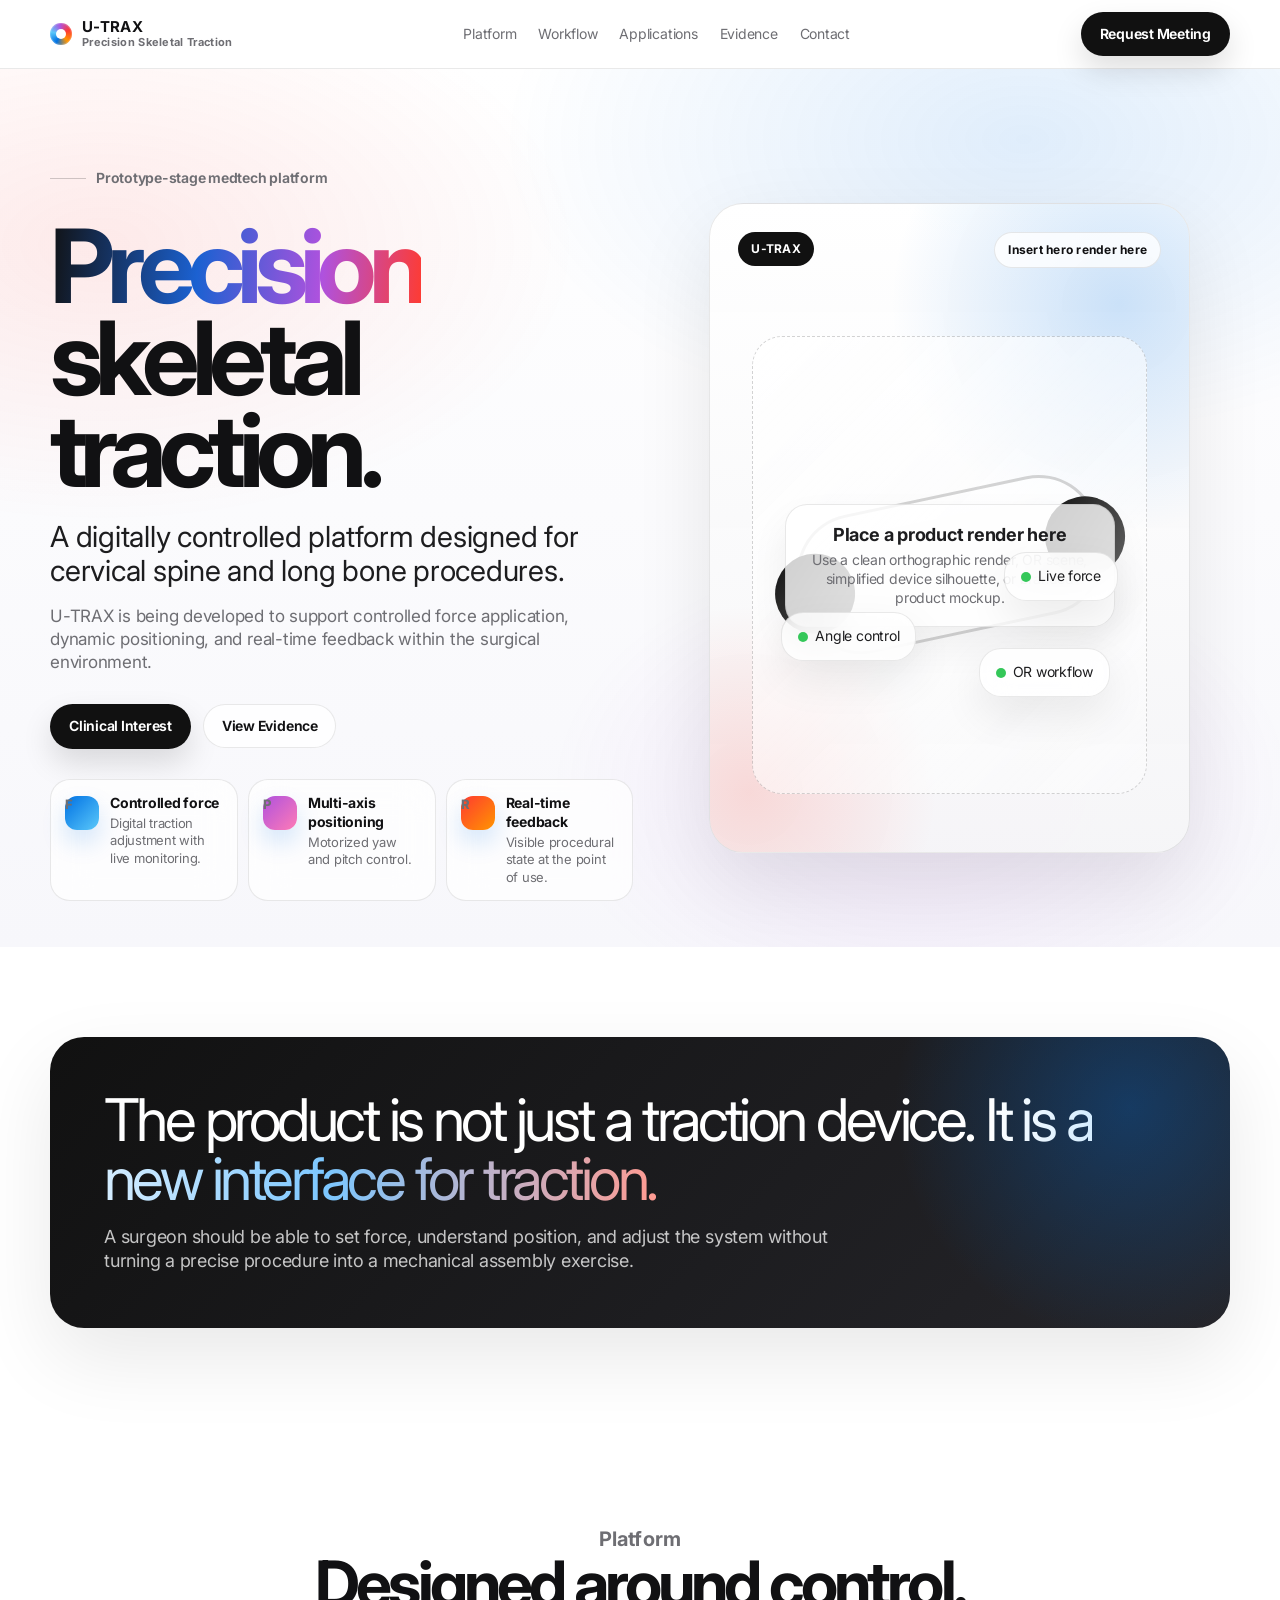
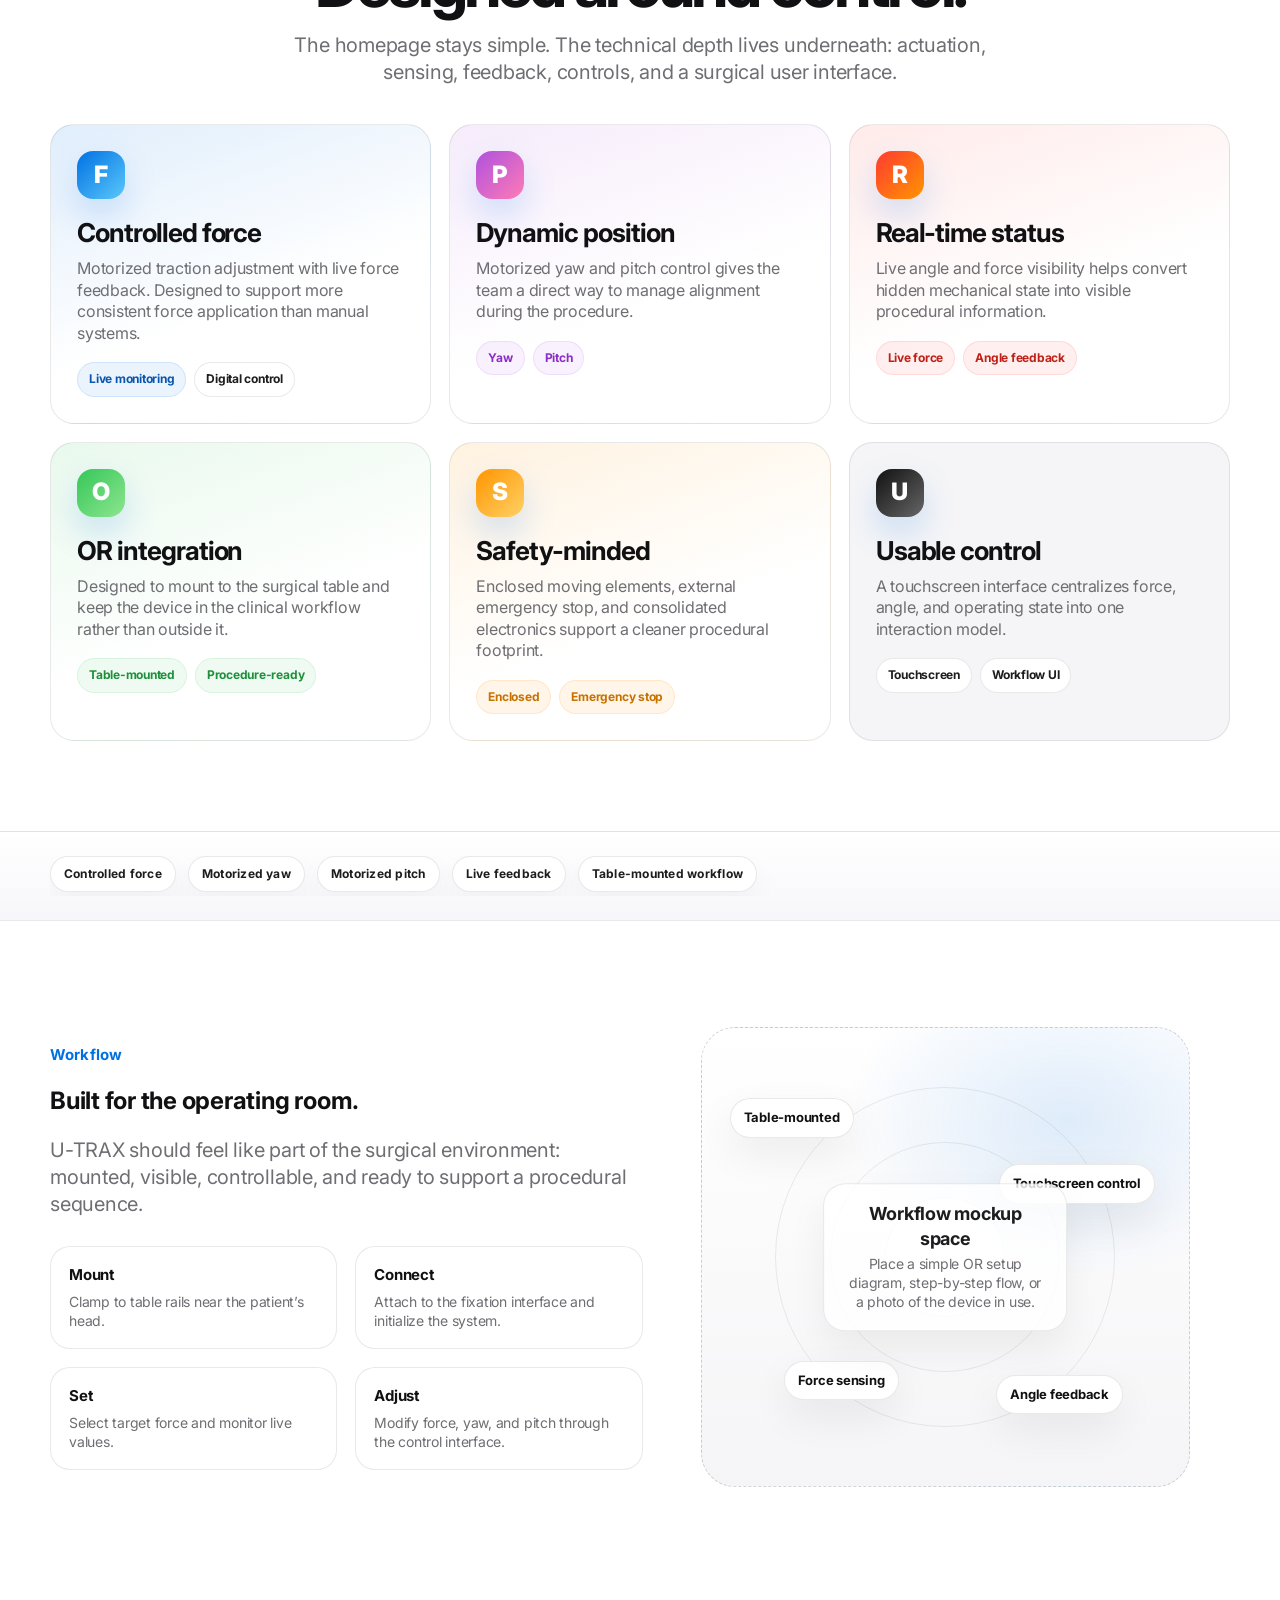
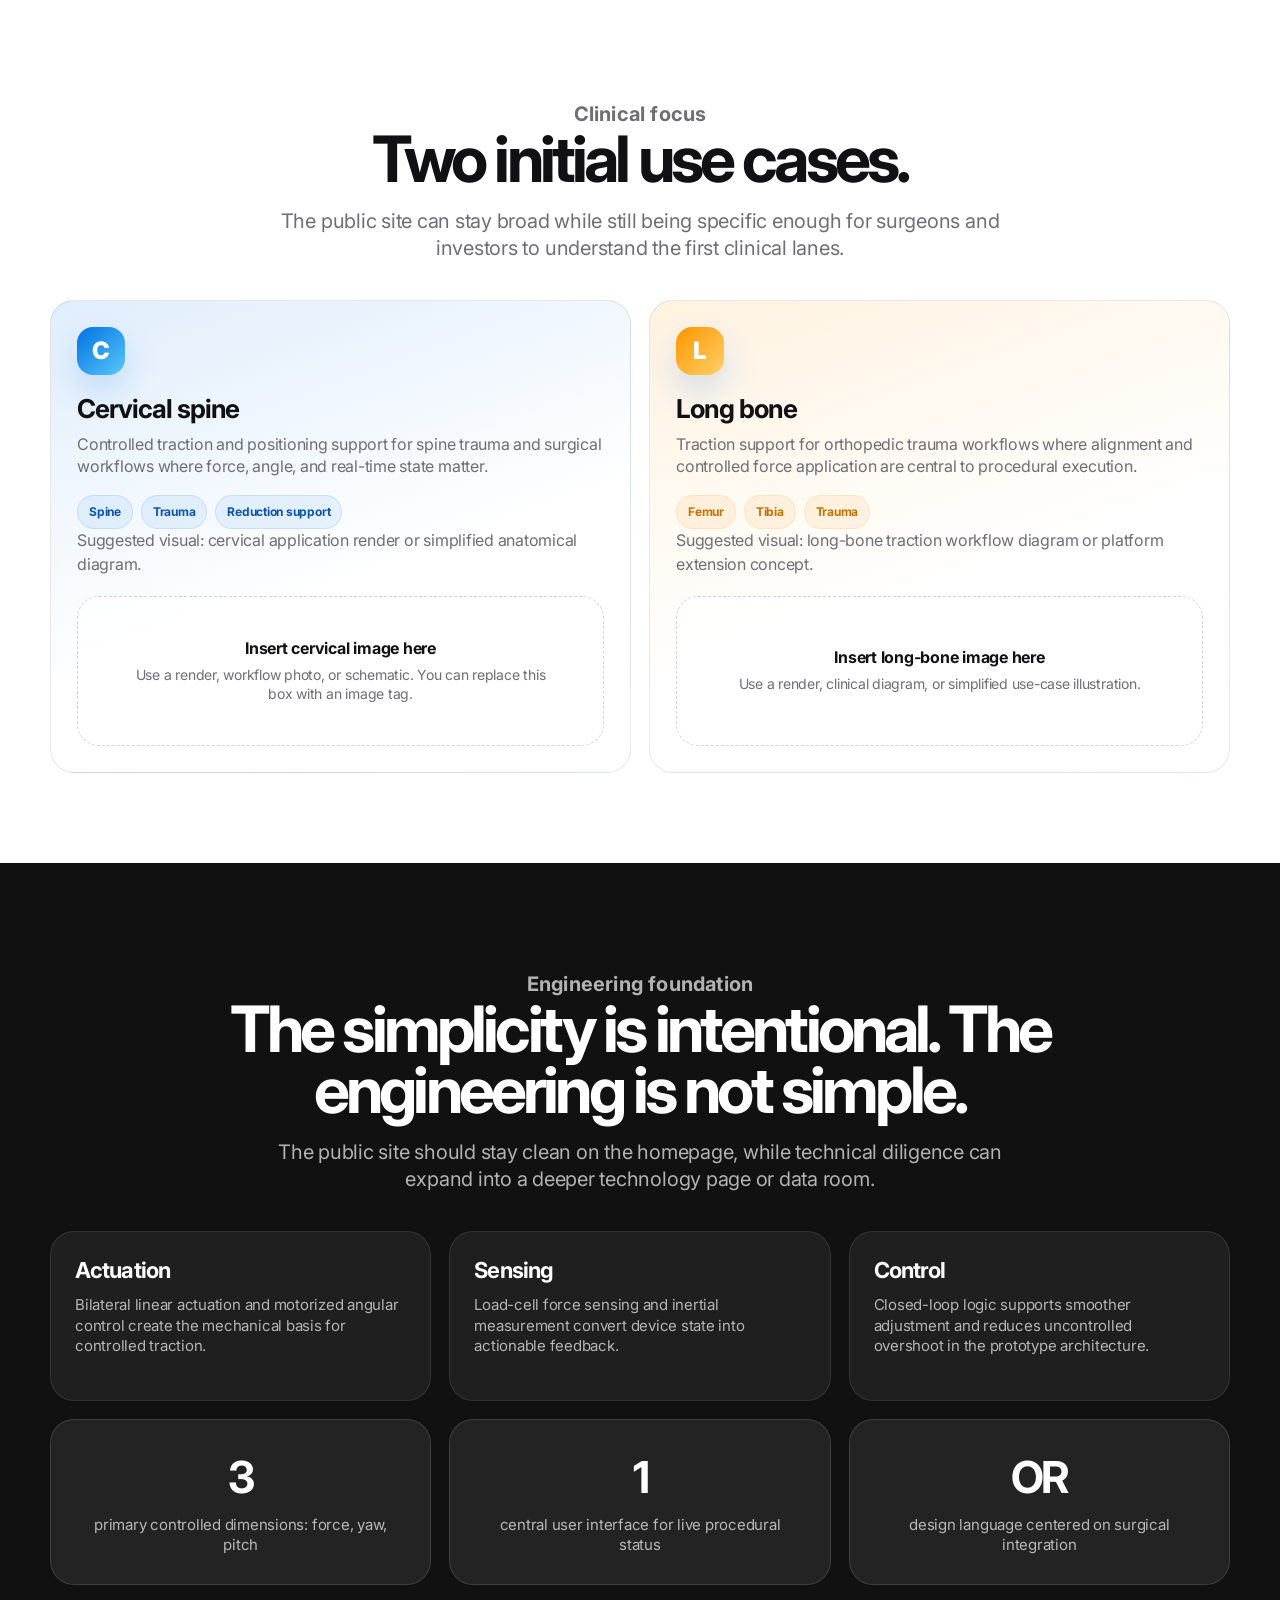
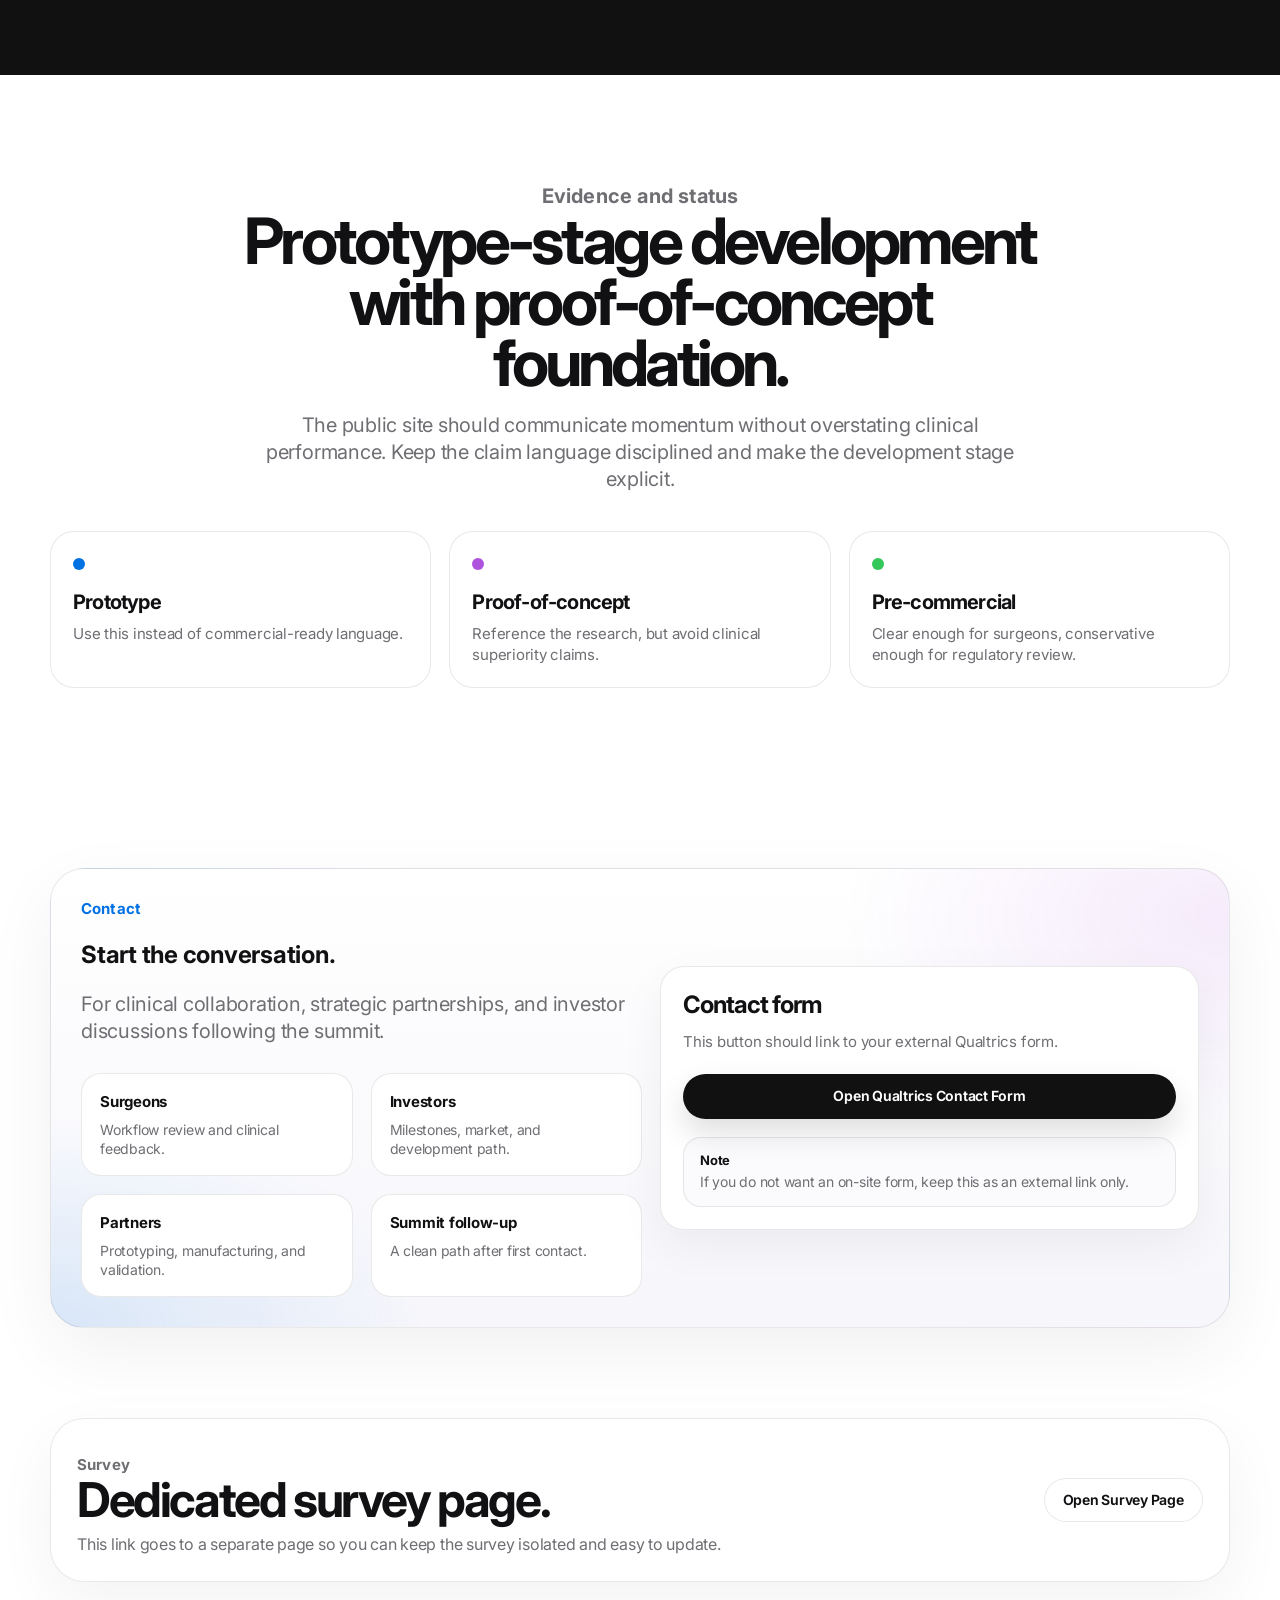
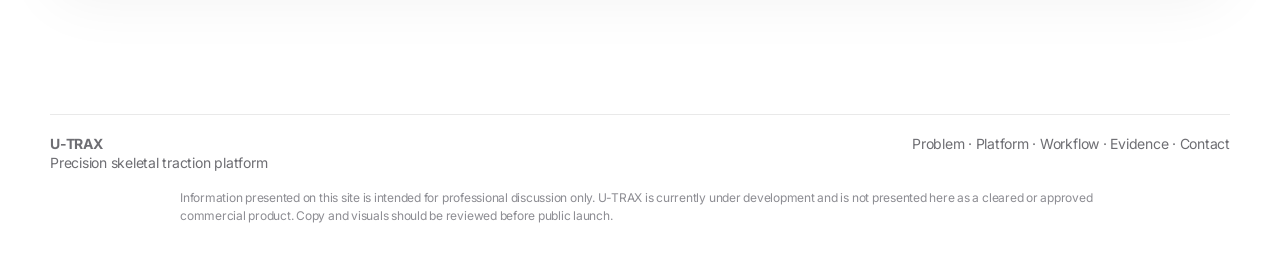
<file: index.html>
<!doctype html>
<html lang="en">
<head>
  <meta charset="utf-8" />
  <meta name="viewport" content="width=device-width, initial-scale=1" />

  <title>U-TRAX — Precision Skeletal Traction</title>
  <meta
    name="description"
    content="U-TRAX is a precision-controlled skeletal traction platform for cervical spine and long bone procedures."
  />

  <!--
    EDIT HERE:
    - Replace the title and description if the positioning changes.
    - Add a favicon here if you have one:
      <link rel="icon" href="assets/favicon.ico" />
    - Keep this file static for Cloudflare Pages.
  -->

  <link rel="preconnect" href="https://fonts.googleapis.com">
  <link rel="preconnect" href="https://fonts.gstatic.com" crossorigin>
  <link
    href="https://fonts.googleapis.com/css2?family=Inter:wght@400;500;600;700;800&display=swap"
    rel="stylesheet"
  />

  <link rel="stylesheet" href="style.css" />
</head>

<body>
  <!--
    TOP-LEVEL EDIT NOTES

    Replace content in these areas:
    1) Brand name / logo area in the header
    2) Hero copy
    3) Product render / hero mockup
    4) Feature cards and clinical claims
    5) Workflow diagram placeholder
    6) Application images
    7) Contact Qualtrics URL
    8) Survey page link in the bottom section

    Image placeholders are marked visibly in the page as dashed boxes.
    You can replace any placeholder box with an <img> tag like:
      <img src="assets/hero-render.png" alt="U-TRAX hero render" />
  -->

  <header class="site-header">
    <div class="wrap nav-row">
      <a class="brand" href="#top" aria-label="U-TRAX home">
        <!-- BRAND MARK / LOGO PLACEHOLDER
             Replace this span with an image if you have a logo file:
             <img src="assets/logo.svg" alt="U-TRAX logo" class="brand-logo" />
        -->
        <span class="brand-mark" aria-hidden="true"></span>
        <span class="brand-copy">
          <span class="brand-name">U-TRAX</span>
          <span class="brand-subtitle">Precision Skeletal Traction</span>
        </span>
      </a>

      <nav class="nav" aria-label="Primary">
        <a href="#platform">Platform</a>
        <a href="#workflow">Workflow</a>
        <a href="#applications">Applications</a>
        <a href="#evidence">Evidence</a>
        <a href="#contact">Contact</a>
      </nav>

      <a class="btn btn-dark" href="#contact">Request Meeting</a>
    </div>
  </header>

  <main id="top">
    <!-- HERO -->
    <section class="hero">
      <div class="wrap hero-grid">
        <div class="hero-copy">
          <p class="eyebrow">Prototype-stage medtech platform</p>

          <h1>
            <span>Precision</span>
            skeletal traction.
          </h1>

          <p class="lede">
            A digitally controlled platform designed for cervical spine and long bone procedures.
          </p>

          <p class="sublede">
            U-TRAX is being developed to support controlled force application, dynamic positioning,
            and real-time feedback within the surgical environment.
          </p>

          <div class="actions">
            <a class="btn btn-dark" href="#contact">Clinical Interest</a>
            <a class="btn btn-light" href="#evidence">View Evidence</a>
          </div>

          <div class="chip-row" aria-label="Key features">
            <article class="chip">
              <span class="chip-icon">F</span>
              <div>
                <strong>Controlled force</strong>
                <span>Digital traction adjustment with live monitoring.</span>
              </div>
            </article>

            <article class="chip">
              <span class="chip-icon chip-icon-purple">P</span>
              <div>
                <strong>Multi-axis positioning</strong>
                <span>Motorized yaw and pitch control.</span>
              </div>
            </article>

            <article class="chip">
              <span class="chip-icon chip-icon-red">R</span>
              <div>
                <strong>Real-time feedback</strong>
                <span>Visible procedural state at the point of use.</span>
              </div>
            </article>
          </div>
        </div>

        <figure class="hero-visual" aria-label="Hero visual placeholder">
          <div class="visual-top">
            <span class="badge badge-dark">U-TRAX</span>
            <span class="badge badge-light">Insert hero render here</span>
          </div>

          <!-- HERO IMAGE / MOCKUP PLACEHOLDER
               Replace this entire visual-stage block with an image if preferred.
               Example:
                 <img src="assets/hero-render.png" alt="U-TRAX product render" class="visual-image" />
          -->
          <div class="visual-stage">
            <div class="device-line" aria-hidden="true"></div>

            <div class="visual-card">
              <strong>Place a product render here</strong>
              <span>
                Use a clean orthographic render, OR scene, simplified device silhouette,
                or branded product mockup.
              </span>
            </div>

            <div class="float-note note-a">
              <span></span>Live force
            </div>
            <div class="float-note note-b">
              <span></span>Angle control
            </div>
            <div class="float-note note-c">
              <span></span>OR workflow
            </div>
          </div>
        </figure>
      </div>
    </section>

    <!-- STATEMENT -->
    <section class="section">
      <div class="wrap">
        <div class="statement">
          <p class="statement-quote">
            The product is not just a traction device.
            <span>It is a new interface for traction.</span>
          </p>
          <p class="statement-text">
            A surgeon should be able to set force, understand position, and adjust the system without
            turning a precise procedure into a mechanical assembly exercise.
          </p>
        </div>
      </div>
    </section>

    <!-- PLATFORM -->
    <section class="section" id="platform">
      <div class="wrap">
        <header class="section-head">
          <p class="section-kicker">Platform</p>
          <h2>Designed around control.</h2>
          <p>
            The homepage stays simple. The technical depth lives underneath: actuation, sensing,
            feedback, controls, and a surgical user interface.
          </p>
        </header>

        <div class="card-grid">
          <article class="card card-blue">
            <div class="card-icon">F</div>
            <h3>Controlled force</h3>
            <p>
              Motorized traction adjustment with live force feedback. Designed to support more
              consistent force application than manual systems.
            </p>
            <div class="pill-row">
              <span class="pill pill-blue">Live monitoring</span>
              <span class="pill">Digital control</span>
            </div>
          </article>

          <article class="card card-purple">
            <div class="card-icon card-icon-purple">P</div>
            <h3>Dynamic position</h3>
            <p>
              Motorized yaw and pitch control gives the team a direct way to manage alignment
              during the procedure.
            </p>
            <div class="pill-row">
              <span class="pill pill-purple">Yaw</span>
              <span class="pill pill-purple">Pitch</span>
            </div>
          </article>

          <article class="card card-red">
            <div class="card-icon card-icon-red">R</div>
            <h3>Real-time status</h3>
            <p>
              Live angle and force visibility helps convert hidden mechanical state into visible
              procedural information.
            </p>
            <div class="pill-row">
              <span class="pill pill-red">Live force</span>
              <span class="pill pill-red">Angle feedback</span>
            </div>
          </article>

          <article class="card card-green">
            <div class="card-icon card-icon-green">O</div>
            <h3>OR integration</h3>
            <p>
              Designed to mount to the surgical table and keep the device in the clinical workflow
              rather than outside it.
            </p>
            <div class="pill-row">
              <span class="pill pill-green">Table-mounted</span>
              <span class="pill pill-green">Procedure-ready</span>
            </div>
          </article>

          <article class="card card-orange">
            <div class="card-icon card-icon-orange">S</div>
            <h3>Safety-minded</h3>
            <p>
              Enclosed moving elements, external emergency stop, and consolidated electronics support
              a cleaner procedural footprint.
            </p>
            <div class="pill-row">
              <span class="pill pill-orange">Enclosed</span>
              <span class="pill pill-orange">Emergency stop</span>
            </div>
          </article>

          <article class="card">
            <div class="card-icon card-icon-neutral">U</div>
            <h3>Usable control</h3>
            <p>
              A touchscreen interface centralizes force, angle, and operating state into one
              interaction model.
            </p>
            <div class="pill-row">
              <span class="pill">Touchscreen</span>
              <span class="pill">Workflow UI</span>
            </div>
          </article>
        </div>
      </div>
    </section>

    <!-- BAND -->
    <section class="banner" aria-label="Feature highlights">
      <div class="wrap banner-row">
        <span class="badge badge-soft">Controlled force</span>
        <span class="badge badge-soft">Motorized yaw</span>
        <span class="badge badge-soft">Motorized pitch</span>
        <span class="badge badge-soft">Live feedback</span>
        <span class="badge badge-soft">Table-mounted workflow</span>
      </div>
    </section>

    <!-- WORKFLOW -->
    <section class="section" id="workflow">
      <div class="wrap split-grid">
        <div>
          <p class="section-kicker">Workflow</p>
          <h2>Built for the operating room.</h2>
          <p class="section-text">
            U-TRAX should feel like part of the surgical environment: mounted, visible, controllable,
            and ready to support a procedural sequence.
          </p>

          <div class="spec-grid">
            <article class="spec">
              <strong>Mount</strong>
              <span>Clamp to table rails near the patient’s head.</span>
            </article>
            <article class="spec">
              <strong>Connect</strong>
              <span>Attach to the fixation interface and initialize the system.</span>
            </article>
            <article class="spec">
              <strong>Set</strong>
              <span>Select target force and monitor live values.</span>
            </article>
            <article class="spec">
              <strong>Adjust</strong>
              <span>Modify force, yaw, and pitch through the control interface.</span>
            </article>
          </div>
        </div>

        <figure class="diagram" aria-label="Workflow diagram placeholder">
          <!-- WORKFLOW / DIAGRAM PLACEHOLDER
               Replace this with a workflow image or diagram if desired.
               Example:
                 <img src="assets/workflow-diagram.png" alt="U-TRAX workflow diagram" class="diagram-image" />
          -->
          <div class="halo halo-a" aria-hidden="true"></div>
          <div class="halo halo-b" aria-hidden="true"></div>
          <div class="halo halo-c" aria-hidden="true"></div>

          <div class="floating-label label-a">Table-mounted</div>
          <div class="floating-label label-b">Touchscreen control</div>
          <div class="floating-label label-c">Force sensing</div>
          <div class="floating-label label-d">Angle feedback</div>

          <div class="diagram-card">
            <strong>Workflow mockup space</strong>
            <span>
              Place a simple OR setup diagram, step-by-step flow, or a photo of the device in use.
            </span>
          </div>
        </figure>
      </div>
    </section>

    <!-- APPLICATIONS -->
    <section class="section" id="applications">
      <div class="wrap">
        <header class="section-head">
          <p class="section-kicker">Clinical focus</p>
          <h2>Two initial use cases.</h2>
          <p>
            The public site can stay broad while still being specific enough for surgeons and investors
            to understand the first clinical lanes.
          </p>
        </header>

        <div class="two-up">
          <article class="card card-tall card-blue">
            <div class="card-icon">C</div>
            <h3>Cervical spine</h3>
            <p>
              Controlled traction and positioning support for spine trauma and surgical workflows
              where force, angle, and real-time state matter.
            </p>
            <div class="pill-row">
              <span class="pill pill-blue">Spine</span>
              <span class="pill pill-blue">Trauma</span>
              <span class="pill pill-blue">Reduction support</span>
            </div>
            <p class="small-note">
              Suggested visual: cervical application render or simplified anatomical diagram.
            </p>

            <!-- APPLICATION IMAGE PLACEHOLDER -->
            <div class="media-slot">
              <strong>Insert cervical image here</strong>
              <span>
                Use a render, workflow photo, or schematic. You can replace this box with an image tag.
              </span>
            </div>
          </article>

          <article class="card card-tall card-orange">
            <div class="card-icon card-icon-orange">L</div>
            <h3>Long bone</h3>
            <p>
              Traction support for orthopedic trauma workflows where alignment and controlled force
              application are central to procedural execution.
            </p>
            <div class="pill-row">
              <span class="pill pill-orange">Femur</span>
              <span class="pill pill-orange">Tibia</span>
              <span class="pill pill-orange">Trauma</span>
            </div>
            <p class="small-note">
              Suggested visual: long-bone traction workflow diagram or platform extension concept.
            </p>

            <!-- APPLICATION IMAGE PLACEHOLDER -->
            <div class="media-slot">
              <strong>Insert long-bone image here</strong>
              <span>
                Use a render, clinical diagram, or simplified use-case illustration.
              </span>
            </div>
          </article>
        </div>
      </div>
    </section>

    <!-- EVIDENCE / ENGINEERING -->
    <section class="section section-dark" id="evidence">
      <div class="wrap">
        <header class="section-head section-head-dark">
          <p class="section-kicker section-kicker-light">Engineering foundation</p>
          <h2>The simplicity is intentional. The engineering is not simple.</h2>
          <p>
            The public site should stay clean on the homepage, while technical diligence can expand
            into a deeper technology page or data room.
          </p>
        </header>

        <div class="three-up">
          <article class="dark-card">
            <h3>Actuation</h3>
            <p>
              Bilateral linear actuation and motorized angular control create the mechanical basis
              for controlled traction.
            </p>
          </article>
          <article class="dark-card">
            <h3>Sensing</h3>
            <p>
              Load-cell force sensing and inertial measurement convert device state into actionable
              feedback.
            </p>
          </article>
          <article class="dark-card">
            <h3>Control</h3>
            <p>
              Closed-loop logic supports smoother adjustment and reduces uncontrolled overshoot in the
              prototype architecture.
            </p>
          </article>
        </div>

        <div class="stats-grid">
          <div class="stat">
            <strong>3</strong>
            <span>primary controlled dimensions: force, yaw, pitch</span>
          </div>
          <div class="stat">
            <strong>1</strong>
            <span>central user interface for live procedural status</span>
          </div>
          <div class="stat">
            <strong>OR</strong>
            <span>design language centered on surgical integration</span>
          </div>
        </div>
      </div>
    </section>

    <!-- DEVELOPMENT STATUS -->
    <section class="section">
      <div class="wrap">
        <header class="section-head">
          <p class="section-kicker">Evidence and status</p>
          <h2>Prototype-stage development with proof-of-concept foundation.</h2>
          <p>
            The public site should communicate momentum without overstating clinical performance.
            Keep the claim language disciplined and make the development stage explicit.
          </p>
        </header>

        <div class="status-grid">
          <article class="status-card">
            <span class="status-dot status-blue"></span>
            <h3>Prototype</h3>
            <p>Use this instead of commercial-ready language.</p>
          </article>

          <article class="status-card">
            <span class="status-dot status-purple"></span>
            <h3>Proof-of-concept</h3>
            <p>Reference the research, but avoid clinical superiority claims.</p>
          </article>

          <article class="status-card">
            <span class="status-dot status-green"></span>
            <h3>Pre-commercial</h3>
            <p>Clear enough for surgeons, conservative enough for regulatory review.</p>
          </article>
        </div>
      </div>
    </section>

    <!-- CONTACT / QUALTRICS -->
    <section class="section" id="contact">
      <div class="wrap contact">
        <div class="split-grid">
          <div>
            <p class="section-kicker">Contact</p>
            <h2>Start the conversation.</h2>
            <p class="section-text">
              For clinical collaboration, strategic partnerships, and investor discussions following the summit.
            </p>

            <div class="mini-grid">
              <article class="spec">
                <strong>Surgeons</strong>
                <span>Workflow review and clinical feedback.</span>
              </article>
              <article class="spec">
                <strong>Investors</strong>
                <span>Milestones, market, and development path.</span>
              </article>
              <article class="spec">
                <strong>Partners</strong>
                <span>Prototyping, manufacturing, and validation.</span>
              </article>
              <article class="spec">
                <strong>Summit follow-up</strong>
                <span>A clean path after first contact.</span>
              </article>
            </div>
          </div>

          <div class="form-card">
            <h3>Contact form</h3>
            <p>
              This button should link to your external Qualtrics form.
            </p>

            <!-- QUALTRICS CONTACT LINK
                 Replace the URL below with your real Qualtrics contact form URL.
                 Example:
                   https://yourorg.qualtrics.com/jfe/form/SV_XXXXXXXXXXXXXXX
            -->
            <a class="btn btn-dark btn-full" href="https://YOUR-QUALTRICS-CONTACT-LINK" target="_blank" rel="noreferrer">
              Open Qualtrics Contact Form
            </a>

            <div class="callout">
              <strong>Note</strong>
              <p>
                If you do not want an on-site form, keep this as an external link only.
              </p>
            </div>
          </div>
        </div>
      </div>
    </section>

    <!-- BOTTOM SURVEY / PAGE LINK -->
    <section class="section section-survey-cta">
      <div class="wrap">
        <div class="survey-cta">
          <div>
            <p class="section-kicker">Survey</p>
            <h2>Dedicated survey page.</h2>
            <p>
              This link goes to a separate page so you can keep the survey isolated and easy to update.
            </p>
          </div>

          <!-- SURVEY PAGE LINK -->
          <a class="btn btn-light" href="survey.html">
            Open Survey Page
          </a>
        </div>
      </div>
    </section>
  </main>

  <footer class="site-footer">
    <div class="wrap footer-row">
      <div>
        <strong>U-TRAX</strong><br />
        Precision skeletal traction platform
      </div>
      <div>Problem · Platform · Workflow · Evidence · Contact</div>
    </div>

    <div class="wrap footer-fineprint">
      Information presented on this site is intended for professional discussion only. U-TRAX is
      currently under development and is not presented here as a cleared or approved commercial
      product. Copy and visuals should be reviewed before public launch.
    </div>
  </footer>
</body>
</html>
</file>
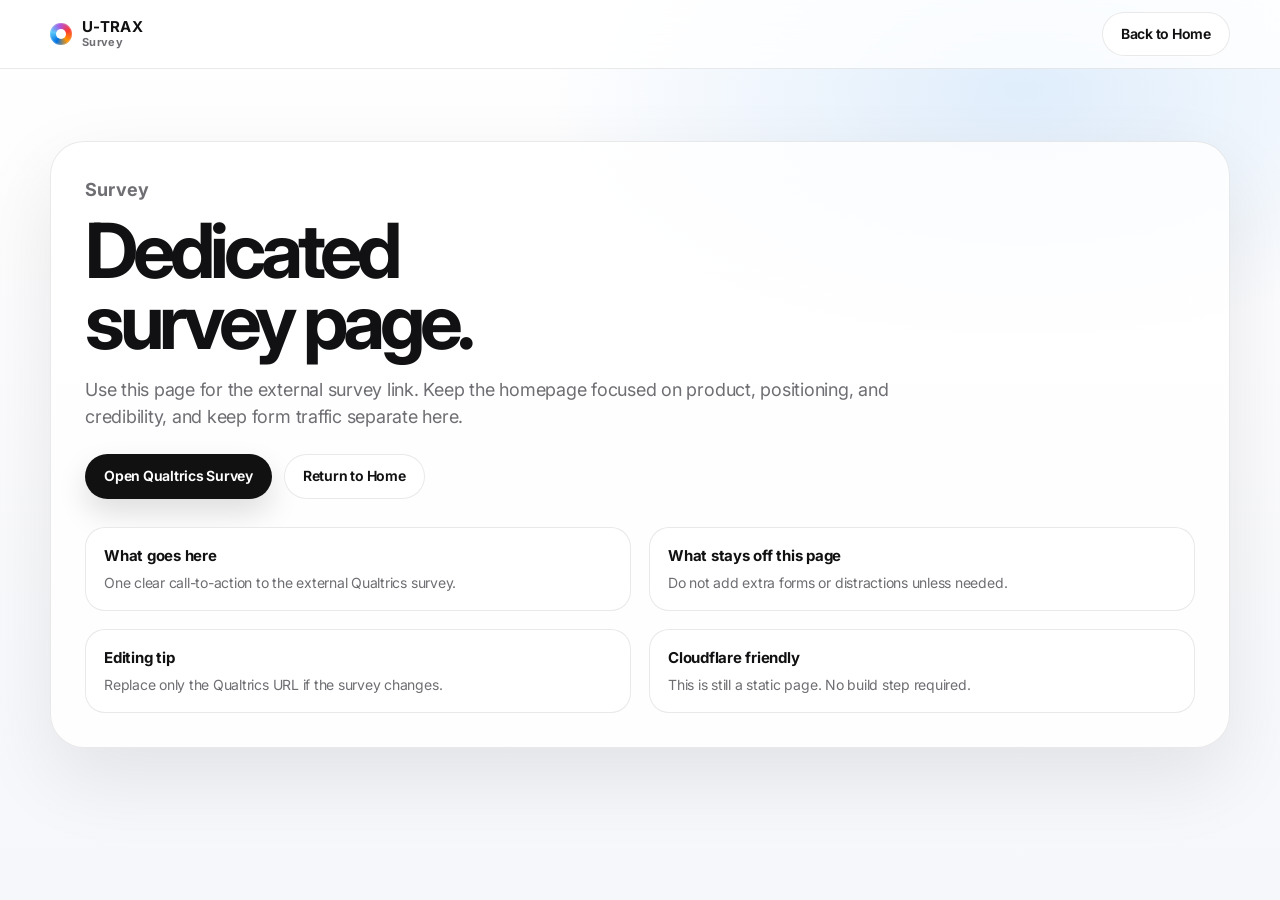
<file: survey.html>
<!doctype html>
<html lang="en">
<head>
  <meta charset="utf-8" />
  <meta name="viewport" content="width=device-width, initial-scale=1" />

  <title>U-TRAX Survey</title>
  <meta
    name="description"
    content="U-TRAX survey page with a dedicated external Qualtrics link."
  />

  <link rel="preconnect" href="https://fonts.googleapis.com">
  <link rel="preconnect" href="https://fonts.gstatic.com" crossorigin>
  <link
    href="https://fonts.googleapis.com/css2?family=Inter:wght@400;500;600;700;800&display=swap"
    rel="stylesheet"
  />

  <link rel="stylesheet" href="style.css" />
</head>

<body class="survey-page">
  <!--
    SURVEY PAGE

    Replace the Qualtrics URL below with the real survey link.
    This page is intentionally separate so you can keep the survey isolated,
    clean, and easy to update without changing the homepage.
  -->

  <header class="site-header">
    <div class="wrap nav-row">
      <a class="brand" href="index.html" aria-label="Back to U-TRAX home">
        <span class="brand-mark" aria-hidden="true"></span>
        <span class="brand-copy">
          <span class="brand-name">U-TRAX</span>
          <span class="brand-subtitle">Survey</span>
        </span>
      </a>

      <a class="btn btn-light" href="index.html">Back to Home</a>
    </div>
  </header>

  <main class="page-shell">
    <div class="wrap">
      <section class="page-panel">
        <p class="section-kicker">Survey</p>
        <h1>Dedicated survey page.</h1>
        <p>
          Use this page for the external survey link. Keep the homepage focused on product,
          positioning, and credibility, and keep form traffic separate here.
        </p>

        <div class="page-links">
          <!-- SURVEY LINK -->
          <a class="btn btn-dark" href="https://YOUR-QUALTRICS-SURVEY-LINK" target="_blank" rel="noreferrer">
            Open Qualtrics Survey
          </a>

          <a class="btn btn-light" href="index.html">
            Return to Home
          </a>
        </div>

        <div class="mini-grid" style="margin-top:28px;">
          <article class="spec">
            <strong>What goes here</strong>
            <span>One clear call-to-action to the external Qualtrics survey.</span>
          </article>
          <article class="spec">
            <strong>What stays off this page</strong>
            <span>Do not add extra forms or distractions unless needed.</span>
          </article>
          <article class="spec">
            <strong>Editing tip</strong>
            <span>Replace only the Qualtrics URL if the survey changes.</span>
          </article>
          <article class="spec">
            <strong>Cloudflare friendly</strong>
            <span>This is still a static page. No build step required.</span>
          </article>
        </div>
      </section>
    </div>
  </main>
</body>
</html>
</file>
<file: style.css>
/*
  U-TRAX STYLE GUIDE

  EDIT THIS FIRST WHEN YOU WANT TO CHANGE THE LOOK:
  - Colors
  - Spacing
  - Max width
  - Corner radius
  - Font choice

  This stylesheet is designed to stay easy to maintain.
*/

:root{
  /* Core palette */
  --ink:#111113;
  --muted:#6e6e73;
  --soft:#f5f5f7;
  --soft-2:#fbfbfd;
  --line:rgba(17,17,19,.09);

  /* Accent colors */
  --blue:#0071e3;
  --cyan:#5ac8fa;
  --red:#ff3b30;
  --orange:#ff9500;
  --purple:#af52de;
  --green:#34c759;

  /* Soft backgrounds for cards */
  --blueSoft:rgba(0,113,227,.12);
  --redSoft:rgba(255,59,48,.10);
  --purpleSoft:rgba(175,82,222,.11);
  --greenSoft:rgba(52,199,89,.11);
  --orangeSoft:rgba(255,149,0,.12);

  /* Layout */
  --max:1180px;
  --radius:34px;
  --r2:24px;
  --shadow:0 30px 80px rgba(0,0,0,.09);

  /* Responsive controls */
  --page-pad:22px;
  --section-pad:90px;

  /* Typography */
  --font-main:"Inter",-apple-system,BlinkMacSystemFont,"SF Pro Display","Segoe UI",Roboto,Helvetica,Arial,sans-serif;
}

*{ box-sizing:border-box; }

html{
  scroll-behavior:smooth;
}

body{
  margin:0;
  font-family:var(--font-main);
  color:var(--ink);
  background:#fff;
  letter-spacing:-.015em;
  -webkit-font-smoothing:antialiased;
  line-height:1.35;
}

a{
  color:inherit;
  text-decoration:none;
}

img{
  max-width:100%;
  display:block;
}

/* Use this if you add images later */
.media-slot img,
.visual-image,
.diagram-image{
  width:100%;
  height:100%;
  object-fit:cover;
  border-radius:inherit;
  display:block;
}

button,
input,
textarea{
  font:inherit;
}

.wrap{
  width:min(calc(100% - var(--page-pad) * 2), var(--max));
  margin:0 auto;
}

/* HEADER */

.site-header{
  position:sticky;
  top:0;
  z-index:50;
  background:rgba(255,255,255,.76);
  backdrop-filter:blur(22px);
  border-bottom:1px solid var(--line);
}

.nav-row{
  min-height:68px;
  display:flex;
  align-items:center;
  justify-content:space-between;
  gap:18px;
  padding:10px 0;
}

.brand{
  display:inline-flex;
  align-items:center;
  gap:10px;
  font-weight:700;
  letter-spacing:.02em;
  white-space:nowrap;
}

.brand-mark{
  width:22px;
  height:22px;
  border-radius:50%;
  background:conic-gradient(from 210deg,var(--blue),var(--cyan),var(--purple),var(--red),var(--orange),var(--blue));
  position:relative;
  box-shadow:inset 0 0 0 1px rgba(255,255,255,.18);
  flex:0 0 auto;
}

.brand-mark::after{
  content:"";
  position:absolute;
  inset:6px;
  border-radius:50%;
  background:#fff;
}

.brand-copy{
  display:flex;
  flex-direction:column;
  line-height:1.05;
}

.brand-name{
  font-size:15px;
}

.brand-subtitle{
  font-size:11px;
  color:var(--muted);
  margin-top:2px;
}

.nav{
  display:flex;
  gap:22px;
  align-items:center;
  justify-content:flex-end;
  flex-wrap:wrap;
  color:var(--muted);
  font-size:14px;
}

.nav a:hover{
  color:var(--ink);
}

/* BUTTONS */

.btn{
  display:inline-flex;
  align-items:center;
  justify-content:center;
  gap:8px;
  padding:12px 18px;
  border-radius:999px;
  border:1px solid transparent;
  font-size:14px;
  font-weight:650;
  white-space:nowrap;
  transition:transform .2s ease, background-color .2s ease, border-color .2s ease, box-shadow .2s ease;
}

.btn:hover{
  transform:translateY(-1px);
}

.btn-dark{
  background:#111;
  color:#fff;
  box-shadow:0 14px 30px rgba(0,0,0,.13);
}

.btn-light{
  background:rgba(255,255,255,.82);
  border-color:var(--line);
  backdrop-filter:blur(16px);
  color:var(--ink);
}

.btn-full{
  width:100%;
  margin-top:4px;
}

/* HERO */

.hero{
  position:relative;
  overflow:hidden;
  background:
    radial-gradient(900px 520px at 80% 8%, var(--blueSoft), transparent 58%),
    radial-gradient(820px 480px at 8% 20%, var(--redSoft), transparent 58%),
    radial-gradient(640px 420px at 72% 82%, var(--purpleSoft), transparent 58%),
    linear-gradient(180deg,#fff 0%,#f7f7fb 100%);
  padding:86px 0 46px;
}

.hero-grid{
  display:grid;
  grid-template-columns:minmax(0,1.02fr) minmax(0,.98fr);
  gap:36px;
  align-items:center;
  min-height:700px;
}

.hero-copy{
  min-width:0;
}

.eyebrow{
  display:inline-flex;
  align-items:center;
  gap:10px;
  color:var(--muted);
  font-weight:650;
  font-size:14px;
}

.eyebrow::before{
  content:"";
  width:36px;
  height:1px;
  background:rgba(17,17,19,.2);
}

h1{
  font-size:clamp(58px,8vw,110px);
  line-height:.9;
  letter-spacing:-.075em;
  margin:18px 0 0;
  max-width:9.5ch;
}

h1 span{
  background:linear-gradient(95deg,#111 0%,#1b61d1 40%,#af52de 73%,#ff3b30 100%);
  -webkit-background-clip:text;
  background-clip:text;
  color:transparent;
}

.lede{
  font-size:clamp(20px,2.3vw,29px);
  line-height:1.15;
  margin:24px 0 0;
  max-width:640px;
  color:#1d1d1f;
}

.sublede{
  font-size:17px;
  color:var(--muted);
  max-width:580px;
  margin:18px 0 0;
}

.actions{
  display:flex;
  gap:12px;
  margin-top:30px;
  flex-wrap:wrap;
}

/* CHIPS */

.chip-row{
  display:grid;
  grid-template-columns:repeat(3,minmax(0,1fr));
  gap:10px;
  margin-top:30px;
}

.chip{
  background:rgba(255,255,255,.72);
  border:1px solid var(--line);
  border-radius:20px;
  padding:14px;
  display:flex;
  gap:11px;
  align-items:flex-start;
  backdrop-filter:blur(18px);
  min-height:84px;
  min-width:0;
}

.chip strong{
  display:block;
  font-size:14px;
}

.chip span{
  display:block;
  color:var(--muted);
  font-size:13px;
  margin-top:2px;
}

.chip-icon{
  width:34px;
  height:34px;
  border-radius:12px;
  display:grid;
  place-items:center;
  font-weight:800;
  color:#fff;
  background:linear-gradient(135deg,var(--blue),var(--cyan));
  box-shadow:0 12px 24px rgba(0,113,227,.18);
  flex:0 0 auto;
  font-size:14px;
}

.chip-icon-purple{
  background:linear-gradient(135deg,var(--purple),#ff7ab6);
}

.chip-icon-red{
  background:linear-gradient(135deg,var(--red),var(--orange));
}

/* HERO VISUAL */

.hero-visual{
  min-height:650px;
  border-radius:var(--radius);
  background:linear-gradient(180deg,rgba(255,255,255,.96),rgba(245,245,247,.95));
  border:1px solid var(--line);
  box-shadow:var(--shadow);
  position:relative;
  overflow:hidden;
  padding:28px;
}

.hero-visual::before{
  content:"";
  position:absolute;
  width:520px;
  height:520px;
  border-radius:50%;
  right:-190px;
  top:-160px;
  background:radial-gradient(circle,rgba(0,113,227,.2),transparent 62%);
}

.hero-visual::after{
  content:"";
  position:absolute;
  width:440px;
  height:440px;
  border-radius:50%;
  left:-180px;
  bottom:-160px;
  background:radial-gradient(circle,rgba(255,59,48,.16),transparent 60%);
}

.visual-top{
  position:relative;
  z-index:1;
  display:flex;
  justify-content:space-between;
  align-items:flex-start;
  gap:12px;
}

.badge{
  display:inline-flex;
  align-items:center;
  justify-content:center;
  padding:9px 13px;
  border-radius:999px;
  font-size:12px;
  font-weight:700;
  letter-spacing:.02em;
}

.badge-dark{
  background:#111;
  color:#fff;
}

.badge-light{
  background:rgba(255,255,255,.8);
  color:var(--ink);
  border:1px solid var(--line);
}

.badge-soft{
  background:#fff;
  color:#1d1d1f;
  border:1px solid var(--line);
  box-shadow:0 12px 30px rgba(0,0,0,.04);
}

.visual-stage{
  position:absolute;
  left:42px;
  right:42px;
  top:132px;
  bottom:58px;
  border-radius:30px;
  background:linear-gradient(135deg,rgba(255,255,255,.75),rgba(255,255,255,.38));
  border:1px dashed rgba(17,17,19,.18);
  display:grid;
  place-items:center;
  text-align:center;
  color:var(--muted);
  z-index:1;
  overflow:hidden;
  padding:22px;
}

.device-line{
  position:absolute;
  width:78%;
  height:31%;
  border:3px solid rgba(17,17,19,.18);
  border-radius:60px;
  transform:rotate(-12deg);
  background:rgba(255,255,255,.38);
  box-shadow:inset 0 0 0 20px rgba(255,255,255,.13);
}

.device-line::before,
.device-line::after{
  content:"";
  position:absolute;
  top:50%;
  width:80px;
  height:80px;
  border-radius:50%;
  background:linear-gradient(135deg,#111,#666);
  transform:translateY(-50%);
}

.device-line::before{ left:-28px; }
.device-line::after{ right:-28px; }

.visual-card{
  position:relative;
  z-index:2;
  background:rgba(255,255,255,.8);
  border:1px solid var(--line);
  border-radius:22px;
  padding:18px 22px;
  max-width:330px;
  box-shadow:0 18px 38px rgba(0,0,0,.06);
}

.visual-card strong{
  display:block;
  font-size:18px;
  color:#1d1d1f;
}

.visual-card span{
  display:block;
  font-size:14px;
  margin-top:4px;
}

.float-note{
  position:absolute;
  z-index:2;
  border-radius:22px;
  background:rgba(255,255,255,.82);
  border:1px solid var(--line);
  padding:14px 16px;
  box-shadow:0 18px 44px rgba(0,0,0,.08);
  backdrop-filter:blur(16px);
  font-size:14px;
  max-width:190px;
  color:#1d1d1f;
}

.float-note span{
  display:inline-block;
  width:10px;
  height:10px;
  border-radius:50%;
  margin-right:7px;
  background:var(--green);
  vertical-align:middle;
}

.note-a{ right:28px; top:215px; }
.note-b{ left:28px; bottom:132px; }
.note-c{ right:36px; bottom:96px; }

/* SECTIONS */

.section{
  padding:var(--section-pad) 0;
}

.section-head{
  text-align:center;
  max-width:840px;
  margin:0 auto 38px;
}

.section-head h2{
  font-size:clamp(40px,5vw,72px);
  line-height:.96;
  letter-spacing:-.06em;
  margin:0;
}

.section-head p{
  font-size:20px;
  color:var(--muted);
  margin:18px auto 0;
  max-width:760px;
}

.section-kicker{
  font-size:15px;
  font-weight:700;
  color:var(--blue);
  margin:0 0 10px;
  letter-spacing:.01em;
}

.section-kicker-light{
  color:#7cc7ff;
}

/* STATEMENT */

.statement{
  border-radius:var(--radius);
  padding:54px;
  background:linear-gradient(135deg,#111,#25252a);
  color:#fff;
  box-shadow:var(--shadow);
  position:relative;
  overflow:hidden;
}

.statement::after{
  content:"";
  position:absolute;
  right:-160px;
  top:-190px;
  width:520px;
  height:520px;
  border-radius:50%;
  background:radial-gradient(circle,rgba(0,113,227,.32),transparent 64%);
}

.statement-quote{
  font-size:clamp(34px,4.6vw,62px);
  line-height:1;
  letter-spacing:-.06em;
  margin:0;
  position:relative;
  z-index:1;
}

.statement-quote span{
  background:linear-gradient(90deg,#fff,#7cc7ff,#ff9b92);
  -webkit-background-clip:text;
  background-clip:text;
  color:transparent;
}

.statement-text{
  margin:16px 0 0;
  position:relative;
  z-index:1;
  max-width:760px;
  color:rgba(255,255,255,.75);
  font-size:18px;
}

/* CARD LAYOUTS */

.card-grid,
.two-up,
.three-up,
.stats-grid,
.status-grid,
.spec-grid,
.mini-grid{
  display:grid;
  gap:18px;
}

.card-grid{ grid-template-columns:repeat(3,minmax(0,1fr)); }
.two-up{ grid-template-columns:repeat(2,minmax(0,1fr)); }
.three-up{ grid-template-columns:repeat(3,minmax(0,1fr)); }
.stats-grid{ grid-template-columns:repeat(3,minmax(0,1fr)); margin-top:18px; }
.status-grid{ grid-template-columns:repeat(3,minmax(0,1fr)); margin-top:18px; }
.spec-grid{ grid-template-columns:repeat(2,minmax(0,1fr)); margin-top:28px; }
.mini-grid{ grid-template-columns:repeat(2,minmax(0,1fr)); margin-top:28px; }

.card{
  border-radius:var(--r2);
  background:var(--soft);
  border:1px solid var(--line);
  padding:26px;
  min-height:220px;
  position:relative;
  overflow:hidden;
}

.card h3{
  font-size:26px;
  letter-spacing:-.04em;
  margin:16px 0 8px;
}

.card p{
  color:var(--muted);
  font-size:16px;
  margin:0;
}

.card-tall{
  min-height:340px;
}

.card-blue{ background:linear-gradient(160deg,var(--blueSoft),#fff 58%); }
.card-red{ background:linear-gradient(160deg,var(--redSoft),#fff 58%); }
.card-purple{ background:linear-gradient(160deg,var(--purpleSoft),#fff 58%); }
.card-green{ background:linear-gradient(160deg,var(--greenSoft),#fff 58%); }
.card-orange{ background:linear-gradient(160deg,var(--orangeSoft),#fff 58%); }

/* ICONS */

.card-icon{
  width:48px;
  height:48px;
  border-radius:16px;
  display:grid;
  place-items:center;
  font-size:24px;
  font-weight:850;
  color:#fff;
  background:linear-gradient(135deg,var(--blue),var(--cyan));
  box-shadow:0 16px 34px rgba(0,113,227,.18);
}

.card-icon-purple{ background:linear-gradient(135deg,var(--purple),#ff7ab6); }
.card-icon-red{ background:linear-gradient(135deg,var(--red),var(--orange)); }
.card-icon-green{ background:linear-gradient(135deg,var(--green),#8ee58f); }
.card-icon-orange{ background:linear-gradient(135deg,var(--orange),#ffd166); }
.card-icon-neutral{ background:linear-gradient(135deg,#111,#666); }

/* PILLS */

.pill-row{
  display:flex;
  gap:8px;
  flex-wrap:wrap;
  margin-top:18px;
}

.pill{
  display:inline-flex;
  align-items:center;
  padding:8px 11px;
  border-radius:999px;
  font-size:12px;
  font-weight:700;
  border:1px solid var(--line);
  background:#fff;
  color:#1d1d1f;
}

.pill-blue{
  background:rgba(0,113,227,.08);
  color:#0b56ad;
  border-color:rgba(0,113,227,.12);
}

.pill-red{
  background:rgba(255,59,48,.08);
  color:#bf2018;
  border-color:rgba(255,59,48,.12);
}

.pill-purple{
  background:rgba(175,82,222,.08);
  color:#8b2ec6;
  border-color:rgba(175,82,222,.12);
}

.pill-green{
  background:rgba(52,199,89,.08);
  color:#1e8f3b;
  border-color:rgba(52,199,89,.12);
}

.pill-orange{
  background:rgba(255,149,0,.09);
  color:#c77200;
  border-color:rgba(255,149,0,.14);
}

/* BANNER */

.banner{
  background:linear-gradient(180deg,#fff 0,#f7f7fb 100%);
  border-top:1px solid var(--line);
  border-bottom:1px solid var(--line);
  padding:24px 0;
}

.banner-row{
  display:flex;
  gap:12px;
  overflow:auto;
  scrollbar-width:none;
  -ms-overflow-style:none;
  padding-bottom:4px;
}

.banner-row::-webkit-scrollbar{
  display:none;
}

/* SPLIT CONTENT */

.split-grid{
  display:grid;
  grid-template-columns:minmax(0,1.02fr) minmax(0,.98fr);
  gap:18px;
  align-items:center;
}

.section-text{
  font-size:20px;
  color:var(--muted);
  margin:18px 0 0;
  max-width:760px;
}

.spec{
  background:#fff;
  border:1px solid var(--line);
  border-radius:20px;
  padding:18px 18px 17px;
}

.spec strong{
  display:block;
  font-size:15px;
  margin-bottom:8px;
}

.spec span{
  color:var(--muted);
  font-size:14px;
  display:block;
}

.diagram{
  min-height:460px;
  border-radius:var(--radius);
  background:
    radial-gradient(360px 260px at 75% 20%, var(--blueSoft), transparent 62%),
    linear-gradient(180deg,#fff,var(--soft));
  border:1px dashed rgba(17,17,19,.18);
  position:relative;
  overflow:hidden;
  padding:28px;
}

.halo{
  position:absolute;
  border-radius:50%;
  border:1px solid rgba(17,17,19,.08);
}

.halo-a{ width:340px; height:340px; left:50%; top:50%; transform:translate(-50%,-50%); }
.halo-b{ width:230px; height:230px; left:50%; top:50%; transform:translate(-50%,-50%); }
.halo-c{
  width:120px;
  height:120px;
  left:50%;
  top:50%;
  transform:translate(-50%,-50%);
  background:rgba(255,255,255,.65);
}

.floating-label{
  position:absolute;
  border-radius:999px;
  background:#fff;
  border:1px solid var(--line);
  box-shadow:0 16px 40px rgba(0,0,0,.07);
  padding:10px 13px;
  font-size:13px;
  font-weight:700;
}

.label-a{ left:28px; top:70px; }
.label-b{ right:34px; top:136px; }
.label-c{ left:82px; bottom:86px; }
.label-d{ right:66px; bottom:72px; }

.diagram-card{
  position:absolute;
  left:50%;
  top:50%;
  transform:translate(-50%,-50%);
  background:rgba(255,255,255,.82);
  border:1px solid var(--line);
  border-radius:22px;
  padding:18px 22px;
  max-width:330px;
  box-shadow:0 18px 38px rgba(0,0,0,.06);
  text-align:center;
}

.diagram-card strong{
  display:block;
  font-size:18px;
  color:#1d1d1f;
}

.diagram-card span{
  display:block;
  font-size:14px;
  margin-top:4px;
  color:var(--muted);
}

/* VISUAL PLACEHOLDERS */

.media-slot{
  margin-top:20px;
  border:1px dashed rgba(17,17,19,.18);
  border-radius:22px;
  min-height:150px;
  background:rgba(255,255,255,.7);
  display:flex;
  flex-direction:column;
  align-items:center;
  justify-content:center;
  text-align:center;
  padding:20px;
  color:var(--muted);
}

.media-slot strong{
  display:block;
  color:var(--ink);
  font-size:16px;
  margin-bottom:6px;
}

.media-slot span{
  font-size:14px;
  max-width:420px;
}

.small-note{
  margin-top:18px;
  color:var(--muted);
  font-size:15px;
  line-height:1.45;
}

/* DARK SECTION */

.section-dark{
  background:#111;
  color:#fff;
}

.section-dark .section-head p,
.section-dark .section-text{
  color:rgba(255,255,255,.68);
}

.section-dark .section-head h2{
  color:#fff;
}

.dark-card{
  background:rgba(255,255,255,.06);
  border:1px solid rgba(255,255,255,.1);
  border-radius:24px;
  padding:24px;
  min-height:170px;
}

.dark-card h3{
  margin:0 0 10px;
  font-size:22px;
  letter-spacing:-.04em;
}

.dark-card p{
  margin:0;
  color:rgba(255,255,255,.67);
  font-size:15px;
}

.stat{
  border-radius:24px;
  padding:28px;
  background:rgba(255,255,255,.08);
  border:1px solid rgba(255,255,255,.12);
  text-align:center;
}

.stat strong{
  display:block;
  font-size:44px;
  letter-spacing:-.06em;
  margin-bottom:8px;
}

.stat span{
  color:rgba(255,255,255,.68);
  font-size:15px;
  display:block;
}

/* CONTACT AREA */

.contact{
  border-radius:var(--radius);
  background:
    radial-gradient(700px 380px at 100% 10%, var(--purpleSoft), transparent 55%),
    radial-gradient(680px 380px at 0% 100%, var(--blueSoft), transparent 55%),
    linear-gradient(180deg,#fff,#f6f6fb);
  border:1px solid var(--line);
  padding:30px;
  box-shadow:0 24px 70px rgba(0,0,0,.06);
}

.form-card{
  background:#fff;
  border:1px solid var(--line);
  border-radius:24px;
  padding:22px;
  box-shadow:0 16px 46px rgba(0,0,0,.05);
}

.form-card h3{
  margin:0 0 10px;
  font-size:24px;
  letter-spacing:-.04em;
}

.form-card p{
  margin:0 0 18px;
  color:var(--muted);
  font-size:15px;
}

.callout{
  margin-top:18px;
  padding:14px 16px;
  border-radius:18px;
  background:var(--soft-2);
  border:1px solid var(--line);
}

.callout strong{
  display:block;
  margin-bottom:4px;
  font-size:13px;
}

.callout p{
  margin:0;
  font-size:14px;
  color:var(--muted);
}

.status-grid{
  display:grid;
  gap:18px;
  grid-template-columns:repeat(3,minmax(0,1fr));
  margin-top:18px;
}

.status-card{
  border-radius:24px;
  padding:22px;
  background:#fff;
  border:1px solid var(--line);
}

.status-card h3{
  margin:14px 0 8px;
  font-size:20px;
  letter-spacing:-.04em;
}

.status-card p{
  margin:0;
  color:var(--muted);
  font-size:15px;
}

.status-dot{
  display:inline-flex;
  width:12px;
  height:12px;
  border-radius:50%;
}

.status-blue{ background:var(--blue); }
.status-purple{ background:var(--purple); }
.status-green{ background:var(--green); }

.section-survey-cta{
  padding-top:0;
}

.survey-cta{
  border-radius:var(--radius);
  background:#fff;
  border:1px solid var(--line);
  padding:26px;
  box-shadow:0 20px 60px rgba(0,0,0,.05);
  display:flex;
  justify-content:space-between;
  gap:20px;
  align-items:center;
  flex-wrap:wrap;
}

.survey-cta h2{
  margin:0;
  font-size:clamp(28px,4vw,48px);
  letter-spacing:-.05em;
  line-height:1;
}

.survey-cta p{
  margin:10px 0 0;
  color:var(--muted);
  max-width:680px;
}

/* FOOTER */

.site-footer{
  padding:42px 0 34px;
  color:var(--muted);
  font-size:14px;
}

.footer-row{
  display:flex;
  justify-content:space-between;
  gap:20px;
  align-items:flex-start;
  padding-top:20px;
  border-top:1px solid var(--line);
  flex-wrap:wrap;
}

.footer-fineprint{
  margin-top:16px;
  font-size:12px;
  line-height:1.5;
  max-width:920px;
  color:#8d8d93;
}

/* SURVEY PAGE */
.survey-page{
  min-height:100vh;
  background:
    radial-gradient(800px 420px at 80% 10%, var(--blueSoft), transparent 60%),
    linear-gradient(180deg,#fff 0,#f6f7fb 100%);
}

.page-shell{
  padding:72px 0 88px;
}

.page-panel{
  background:rgba(255,255,255,.8);
  border:1px solid var(--line);
  box-shadow:var(--shadow);
  border-radius:var(--radius);
  padding:34px;
}

.page-panel h1{
  font-size:clamp(42px,6vw,76px);
  line-height:.94;
  letter-spacing:-.07em;
  margin:12px 0 14px;
}

.page-panel p{
  font-size:18px;
  line-height:1.5;
  color:var(--muted);
  max-width:820px;
}

.page-links{
  display:flex;
  flex-wrap:wrap;
  gap:12px;
  margin-top:24px;
}

/* RESPONSIVE */

@media (max-width: 1080px){
  .hero-grid,
  .split-grid,
  .card-grid,
  .two-up,
  .three-up,
  .stats-grid,
  .status-grid{
    grid-template-columns:1fr;
  }

  .chip-row{
    grid-template-columns:1fr;
  }

  h1{
    max-width:100%;
  }

  .hero-visual{
    min-height:560px;
  }

  .mini-grid{
    grid-template-columns:1fr 1fr;
  }

  .page-shell{
    padding-top:52px;
  }
}

@media (max-width: 720px){
  :root{
    --page-pad:18px;
    --section-pad:66px;
    --radius:28px;
    --r2:22px;
  }

  .nav-row{
    flex-direction:column;
    align-items:flex-start;
  }

  .nav{
    gap:14px;
    justify-content:flex-start;
  }

  .hero{
    padding:58px 0 28px;
  }

  .section-head h2{
    font-size:clamp(34px,10vw,52px);
  }

  .lede{
    font-size:clamp(18px,5vw,23px);
  }

  .statement{
    padding:28px;
  }

  .hero-visual{
    padding:20px;
  }

  .visual-stage{
    left:20px;
    right:20px;
    top:108px;
    bottom:20px;
  }

  .visual-card{
    max-width:100%;
  }

  .float-note{
    display:none;
  }

  .spec-grid,
  .mini-grid,
  .status-grid{
    grid-template-columns:1fr;
  }

  .diagram-card{
    max-width:100%;
  }

  .page-panel{
    padding:24px;
  }

  .page-links{
    flex-direction:column;
    align-items:stretch;
  }
}
</file>
